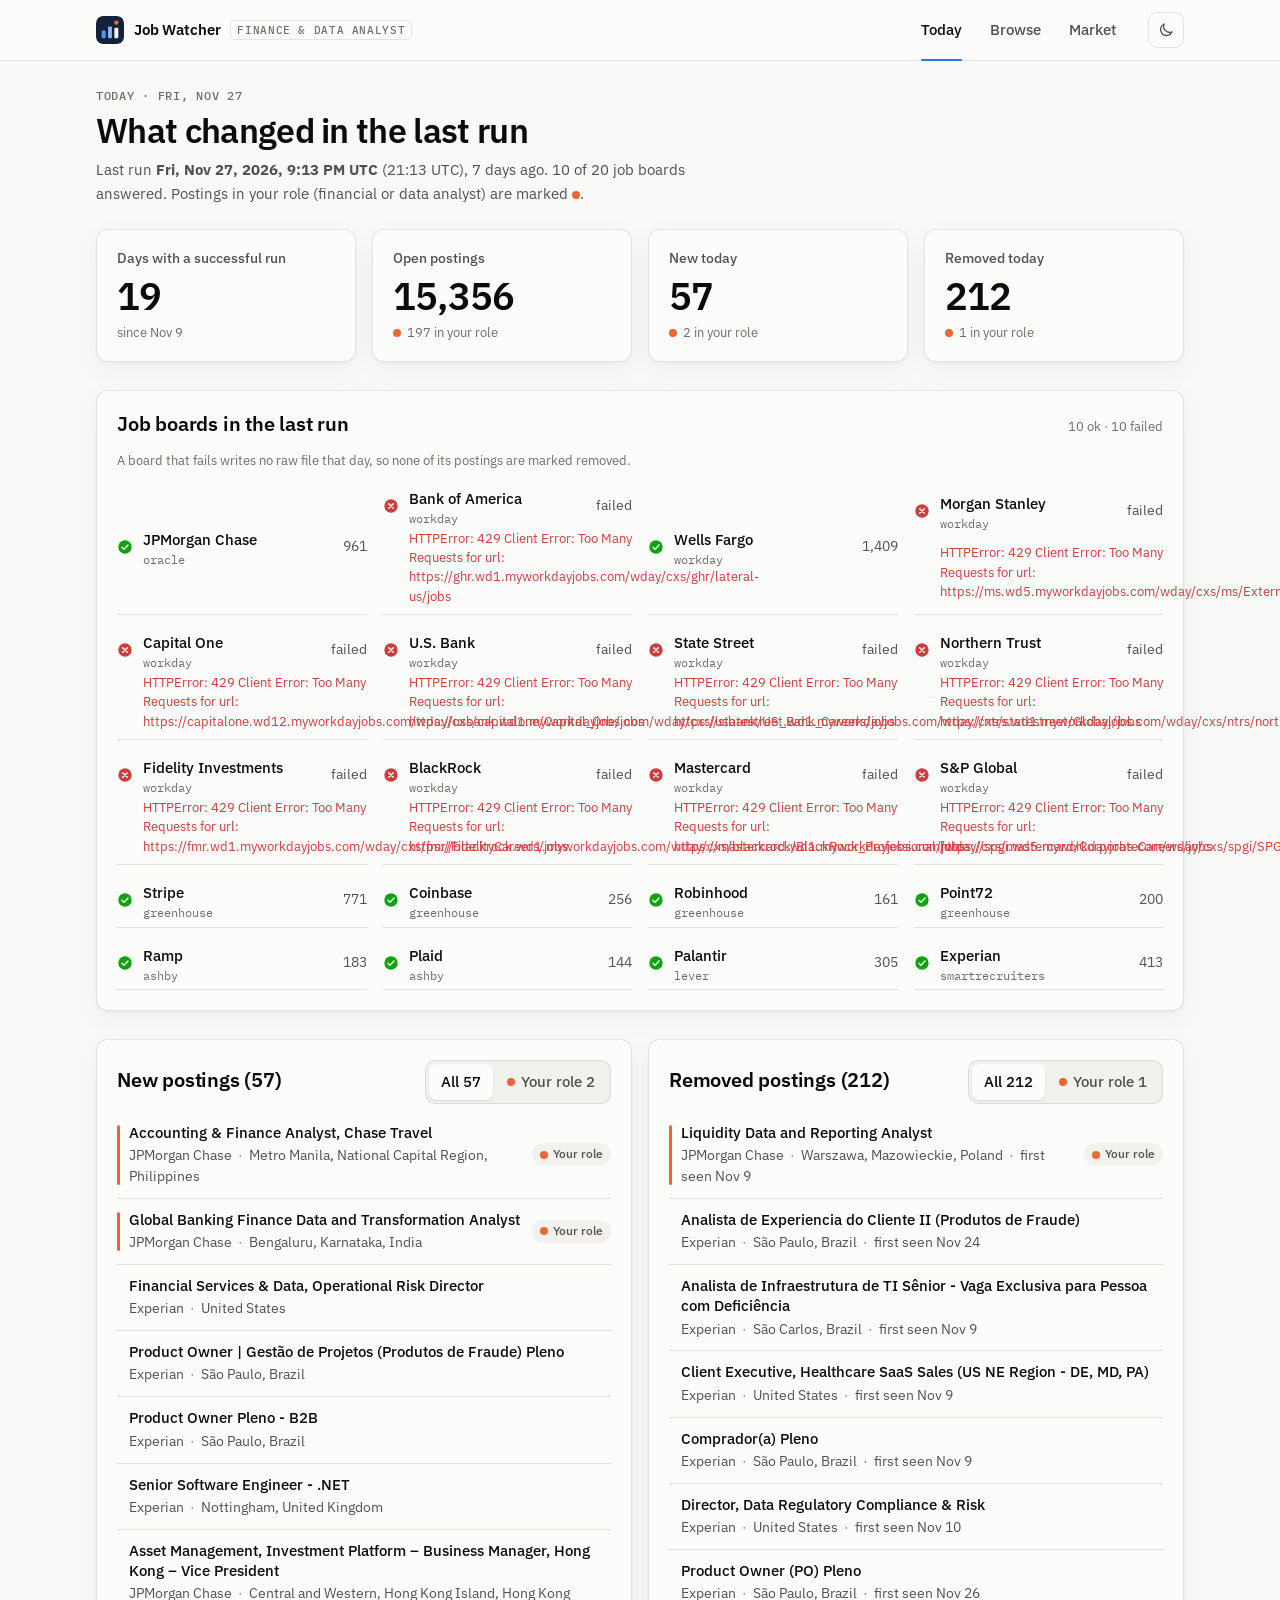
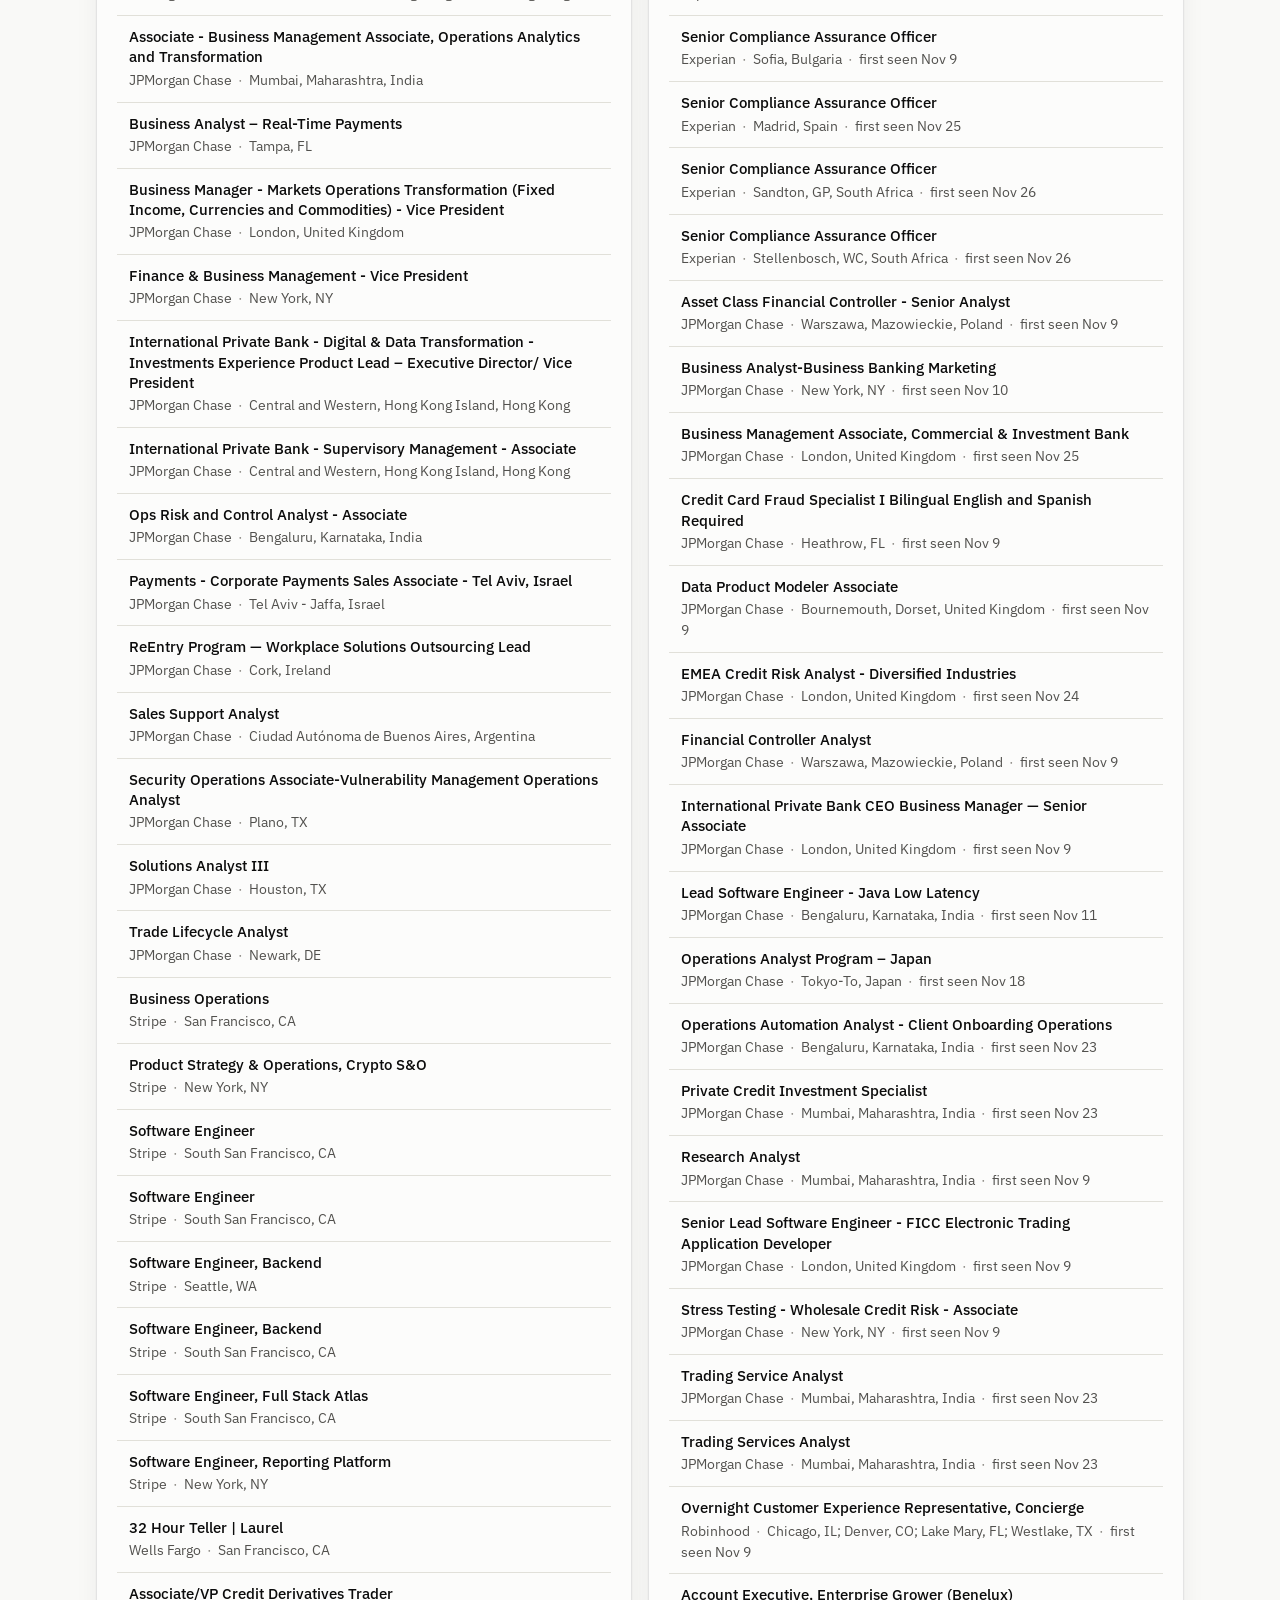
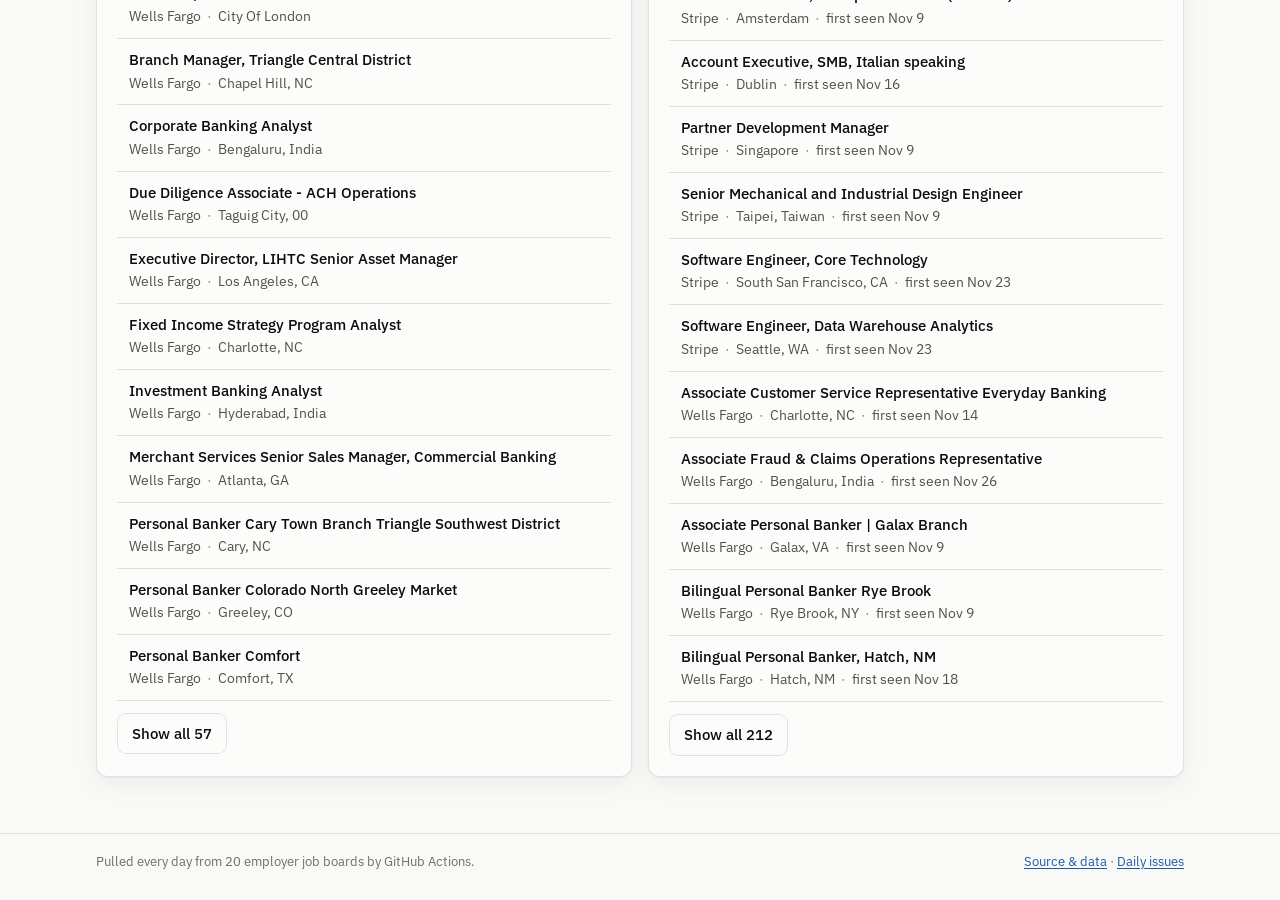
<file: index.html>
<!doctype html>
<html lang="en">
<head>
<meta charset="utf-8">
<meta name="viewport" content="width=device-width, initial-scale=1, viewport-fit=cover">
<title>Today · Job Watcher</title>
<meta name="description" content="What changed today across 20 employer job boards: new and removed financial and data analyst postings.">
<meta name="theme-color" content="#fcfcfb">
<link rel="manifest" href="manifest.webmanifest">
<link rel="icon" href="assets/icons/favicon.svg" type="image/svg+xml">
<link rel="apple-touch-icon" href="assets/icons/apple-touch-icon.png">
<meta name="mobile-web-app-capable" content="yes">
<meta name="apple-mobile-web-app-title" content="Job Watcher">
<link rel="preconnect" href="https://fonts.googleapis.com">
<link rel="preconnect" href="https://fonts.gstatic.com" crossorigin>
<link rel="stylesheet" href="https://fonts.googleapis.com/css2?family=IBM+Plex+Mono:wght@400;500&family=IBM+Plex+Sans:wght@400;500;600&display=swap">
<link rel="stylesheet" href="assets/css/site.css">
<script>try{var t=JSON.parse(localStorage.getItem("jw-theme"));if(t)document.documentElement.dataset.theme=t}catch(e){}</script>
<script type="module" src="assets/js/today.js"></script>
</head>
<body>
<header id="site-nav" class="nav"></header>
<main id="app">
  <p class="loading">Loading the latest data…</p>
  <noscript><p class="error-box">This site computes everything in the browser and needs JavaScript.</p></noscript>
</main>
<footer id="site-foot"></footer>
</body>
</html>
</file>
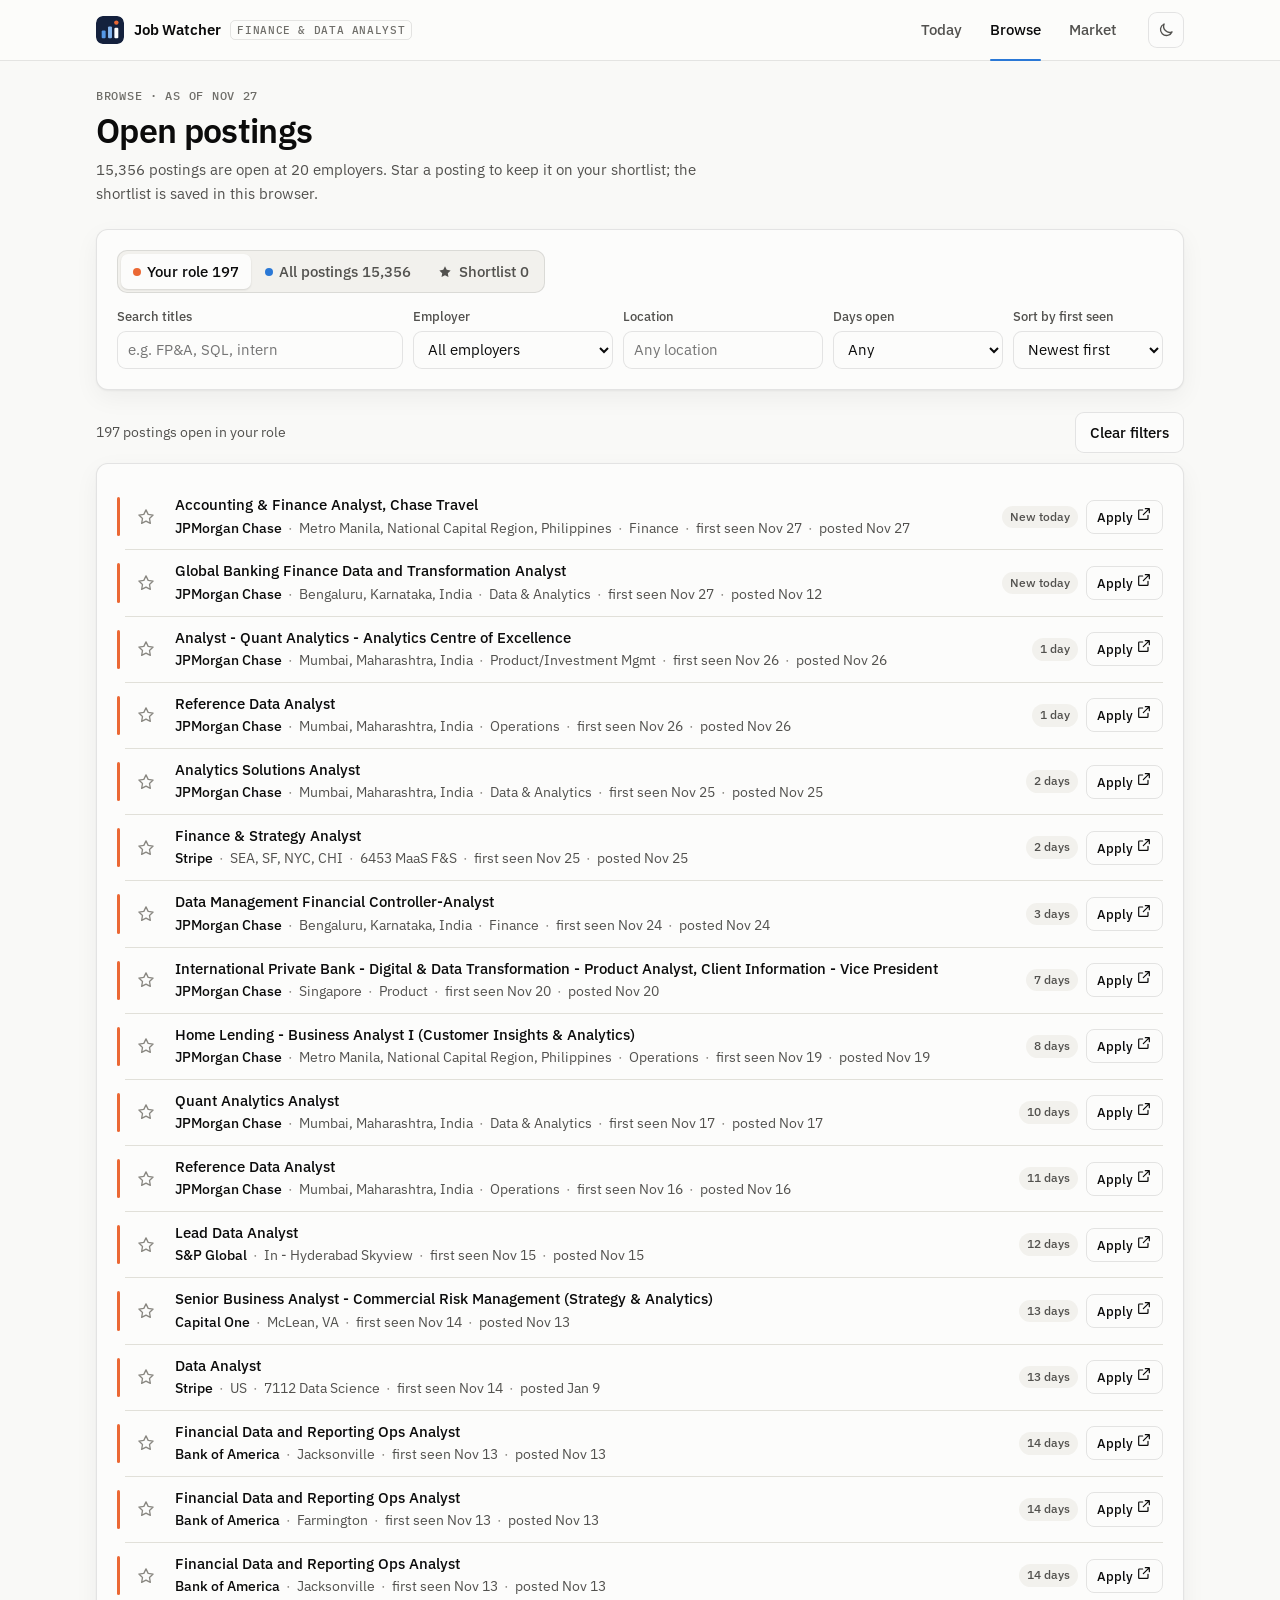
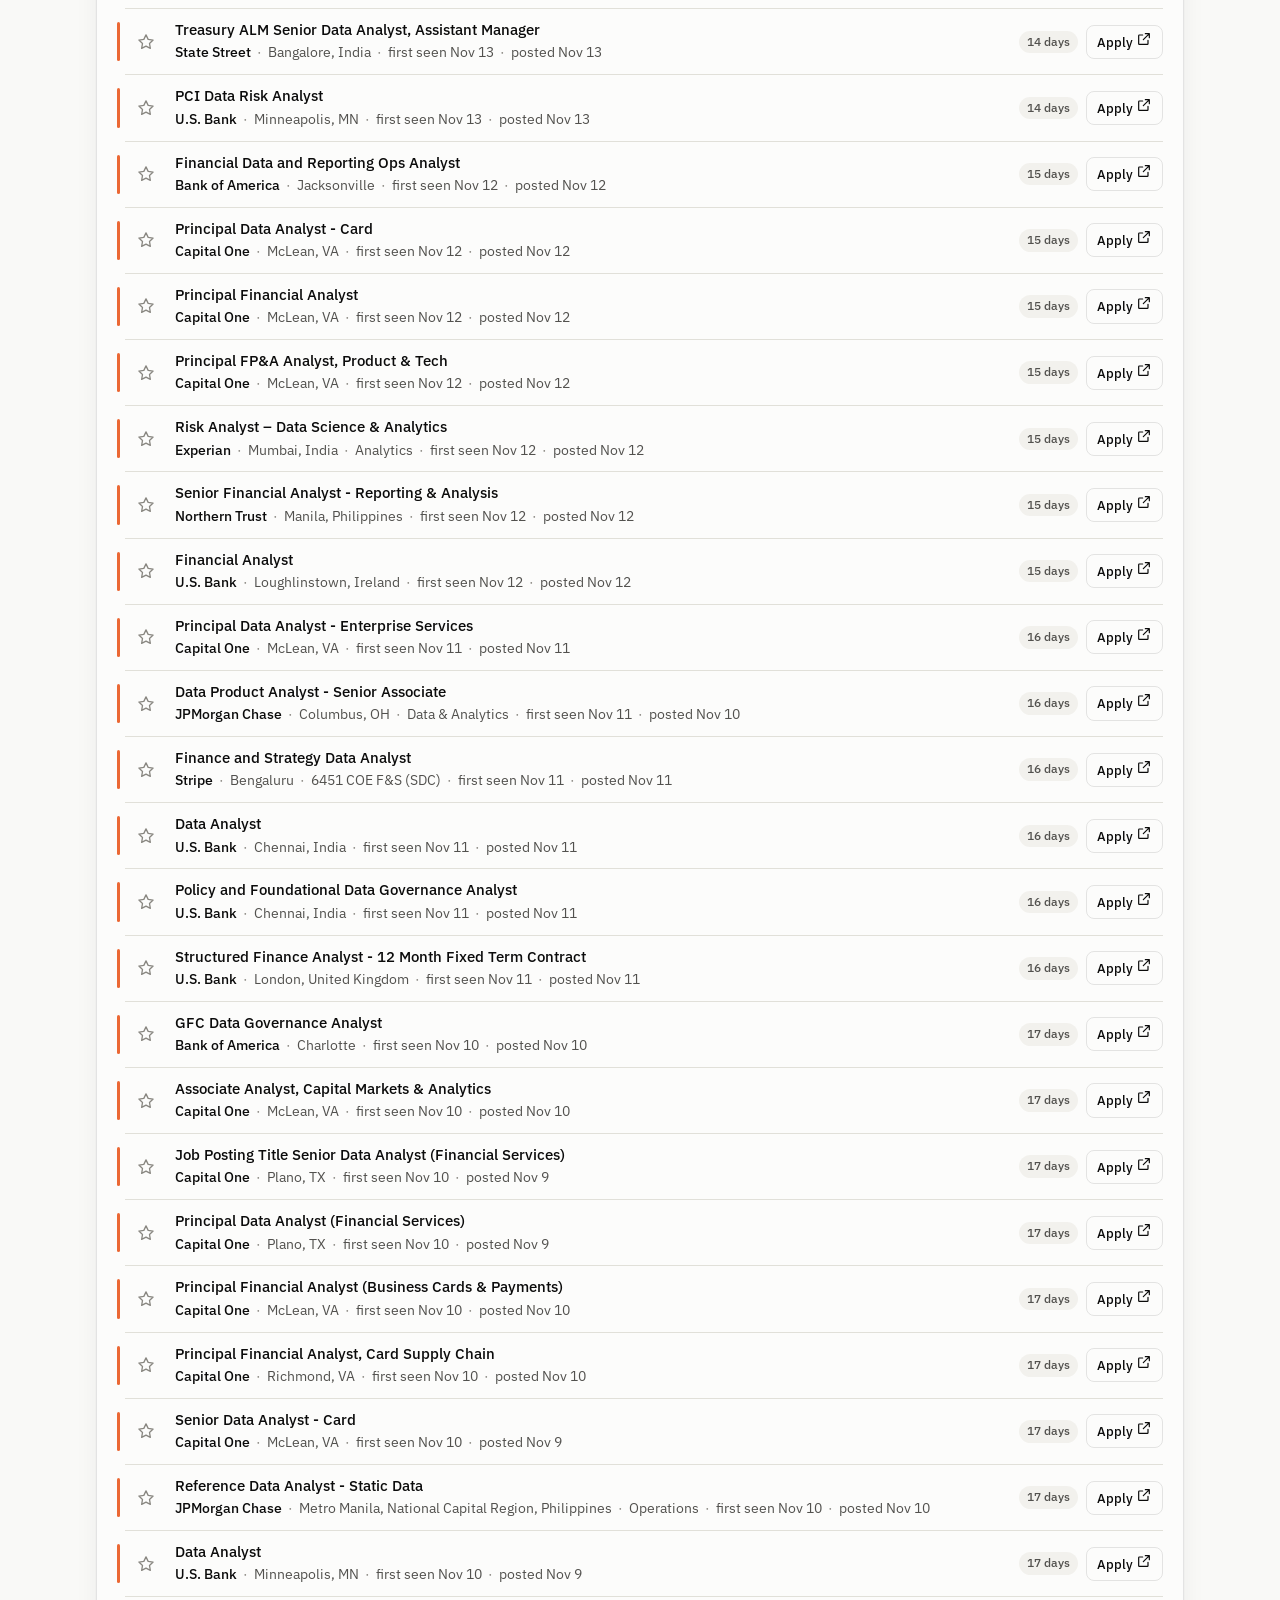
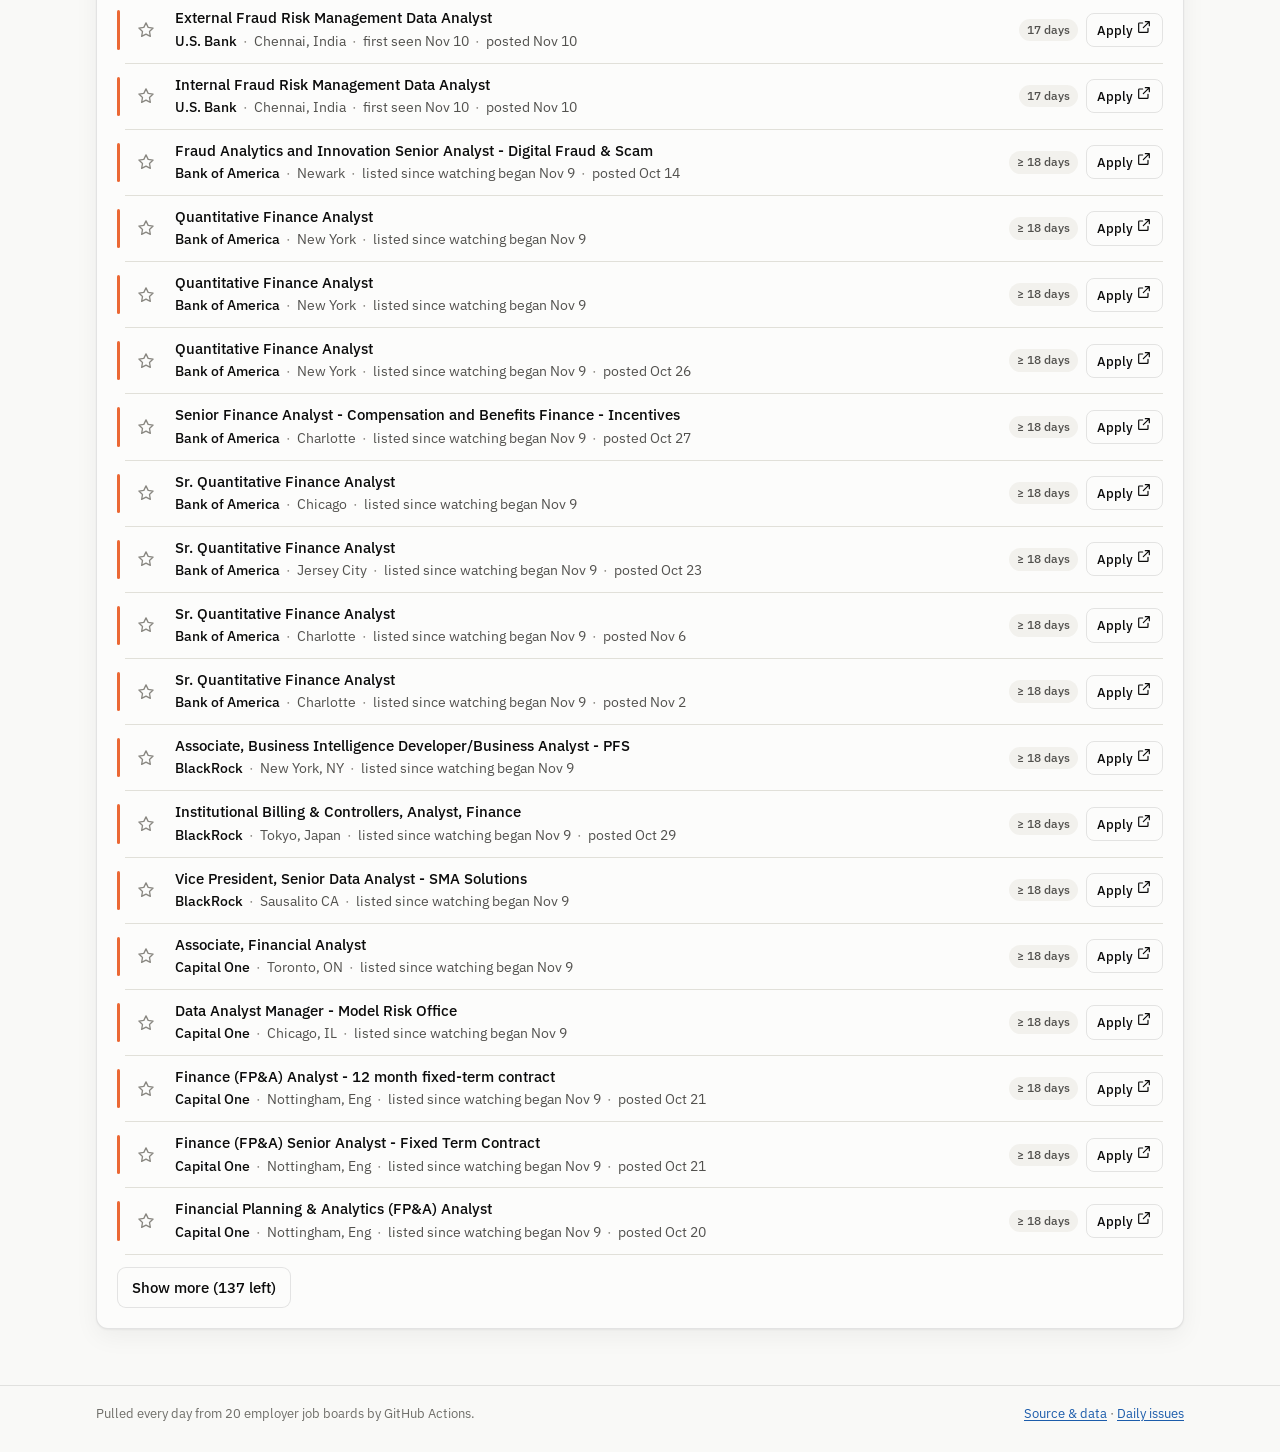
<file: browse.html>
<!doctype html>
<html lang="en">
<head>
<meta charset="utf-8">
<meta name="viewport" content="width=device-width, initial-scale=1, viewport-fit=cover">
<title>Browse · Job Watcher</title>
<meta name="description" content="Browse open postings from 20 employer job boards, filtered to financial and data analyst roles.">
<meta name="theme-color" content="#fcfcfb">
<link rel="manifest" href="manifest.webmanifest">
<link rel="icon" href="assets/icons/favicon.svg" type="image/svg+xml">
<link rel="apple-touch-icon" href="assets/icons/apple-touch-icon.png">
<meta name="mobile-web-app-capable" content="yes">
<meta name="apple-mobile-web-app-title" content="Job Watcher">
<link rel="preconnect" href="https://fonts.googleapis.com">
<link rel="preconnect" href="https://fonts.gstatic.com" crossorigin>
<link rel="stylesheet" href="https://fonts.googleapis.com/css2?family=IBM+Plex+Mono:wght@400;500&family=IBM+Plex+Sans:wght@400;500;600&display=swap">
<link rel="stylesheet" href="assets/css/site.css">
<script>try{var t=JSON.parse(localStorage.getItem("jw-theme"));if(t)document.documentElement.dataset.theme=t}catch(e){}</script>
<script type="module" src="assets/js/browse.js"></script>
</head>
<body>
<header id="site-nav" class="nav"></header>
<main id="app">
  <p class="loading">Loading the latest data…</p>
  <noscript><p class="error-box">This site computes everything in the browser and needs JavaScript.</p></noscript>
</main>
<footer id="site-foot"></footer>
</body>
</html>
</file>
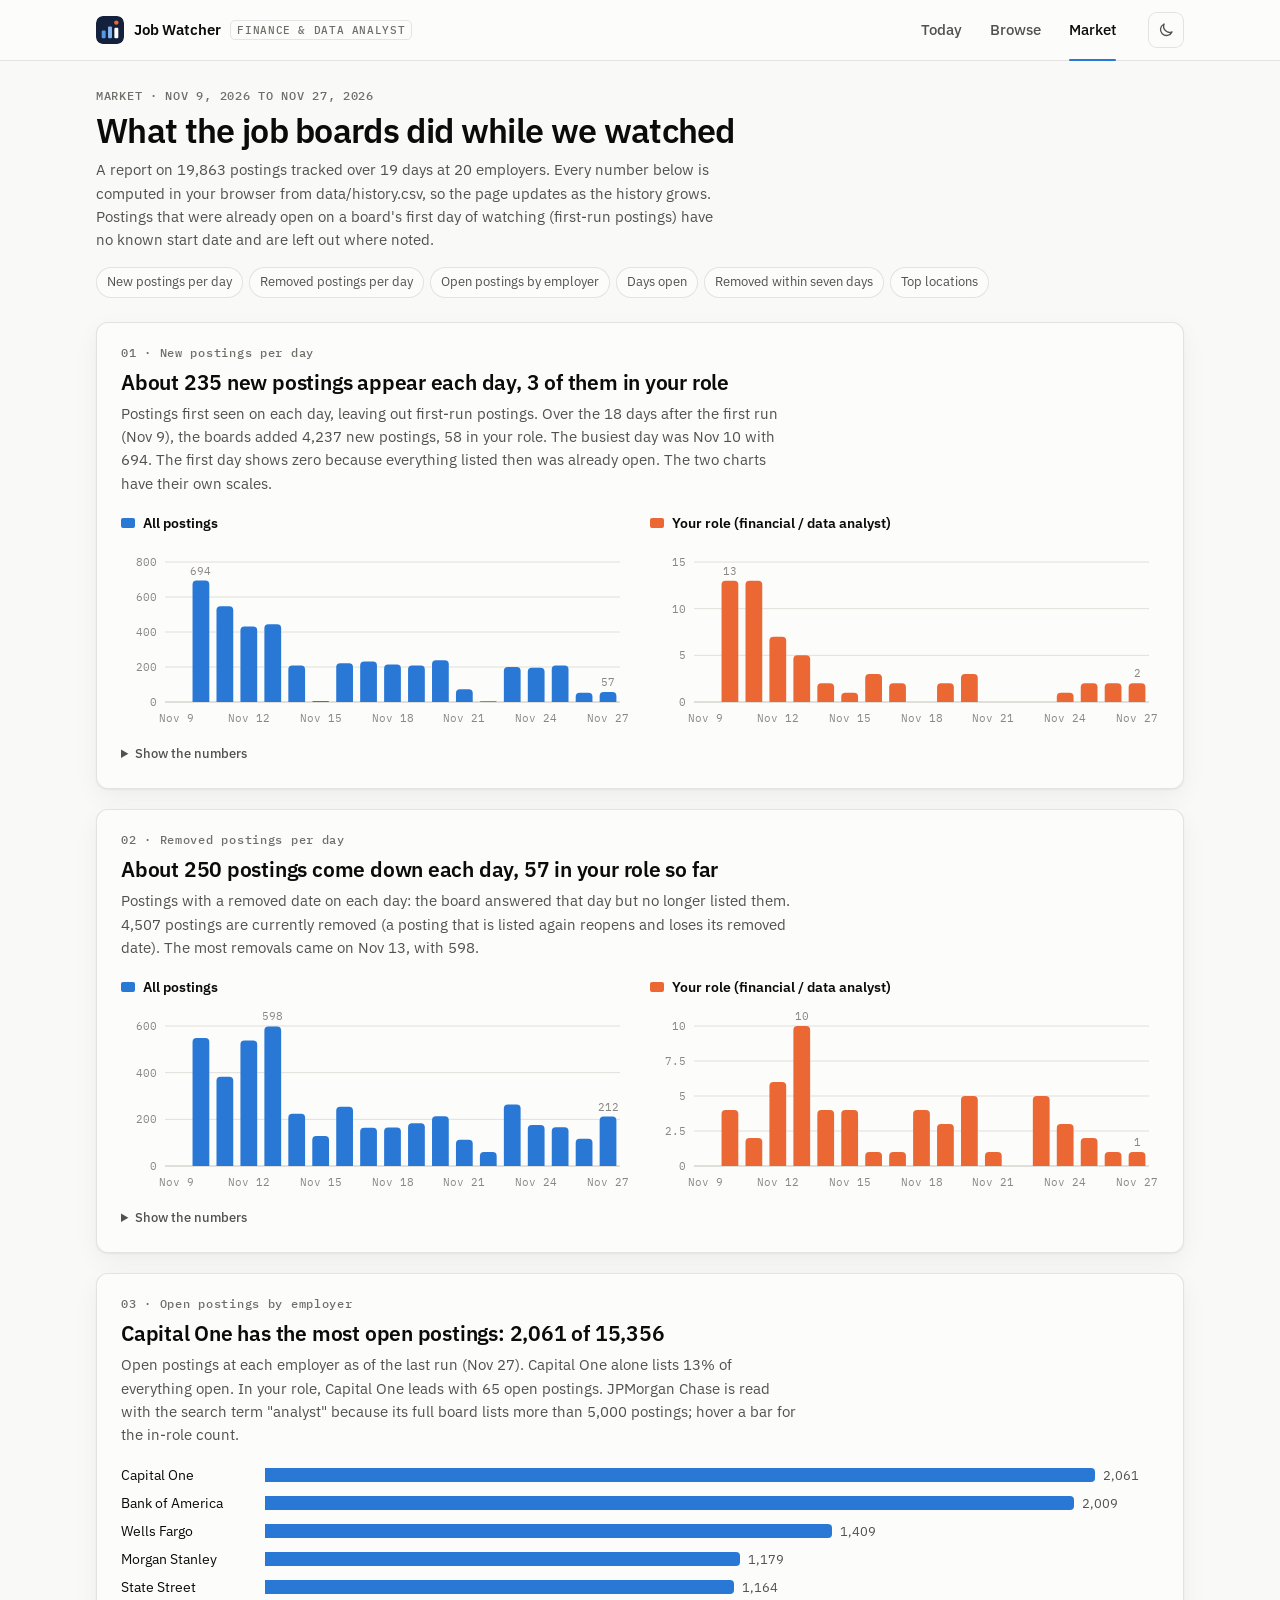
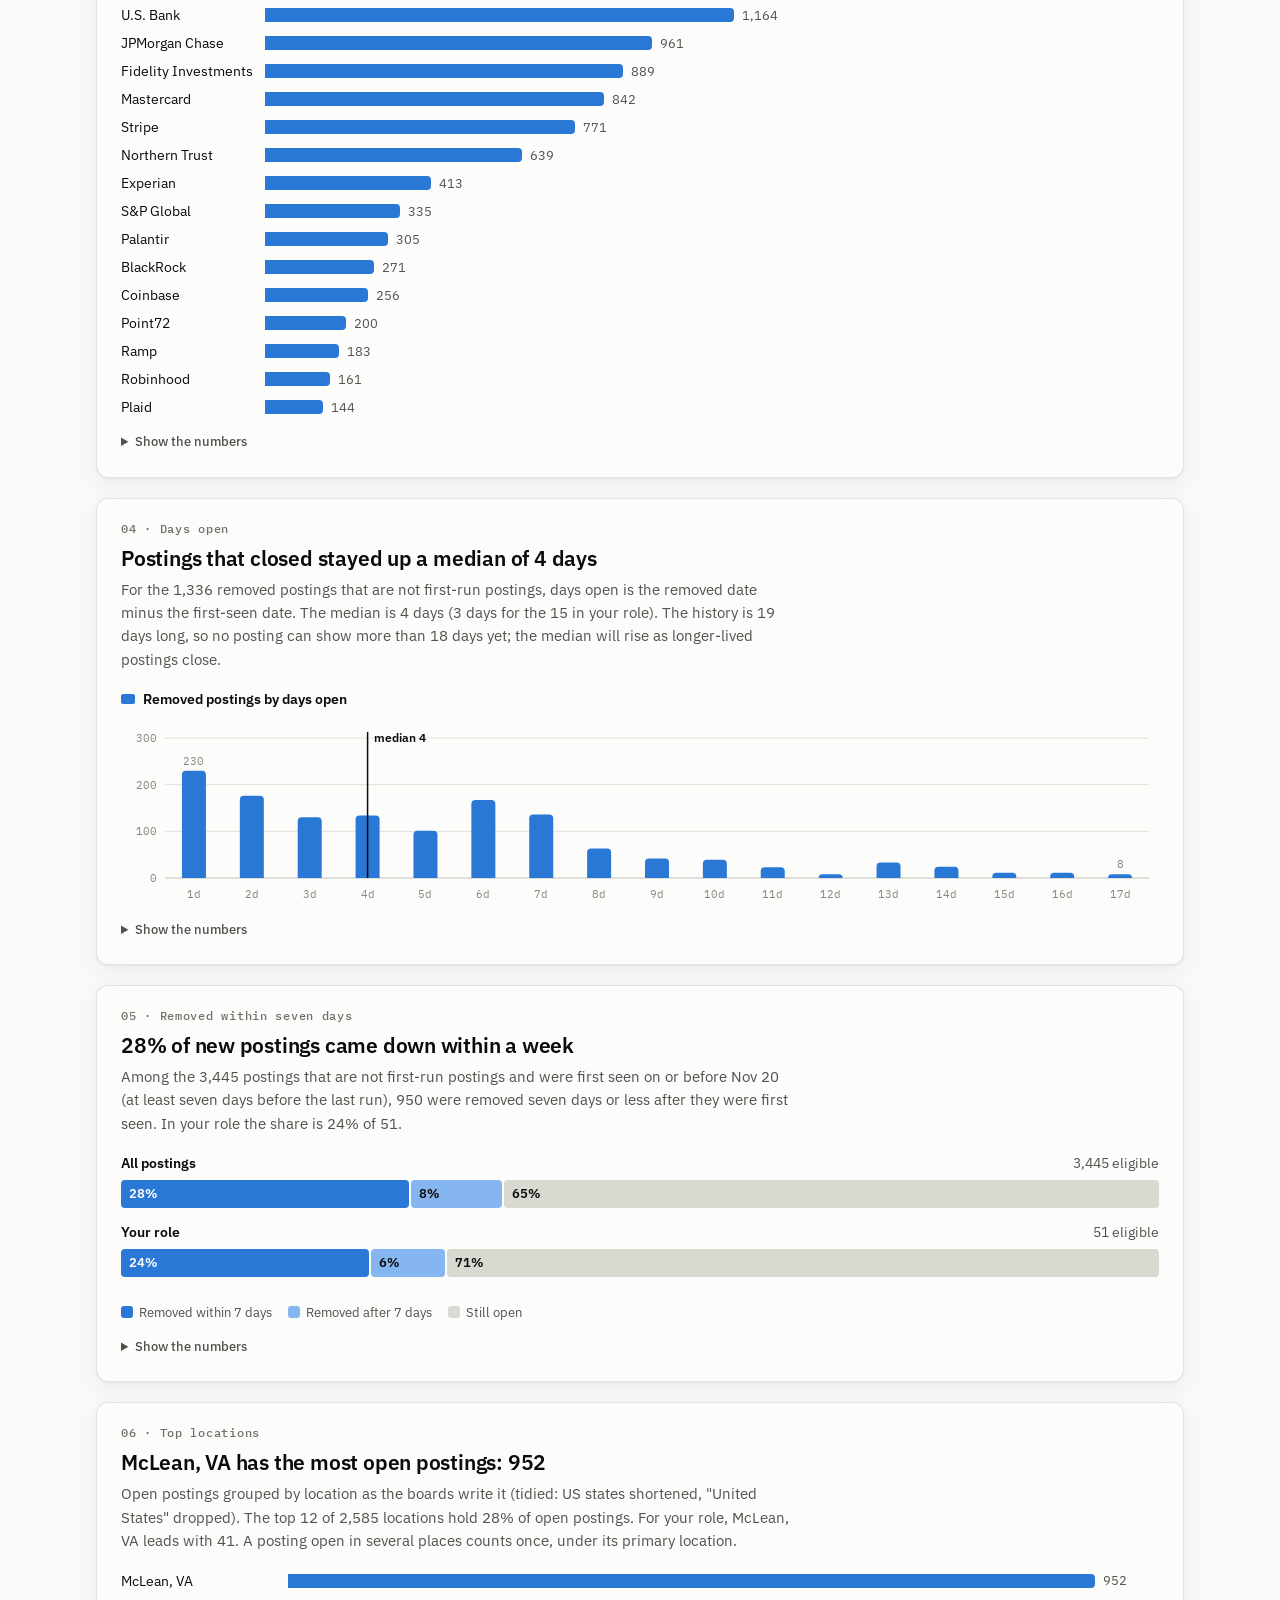
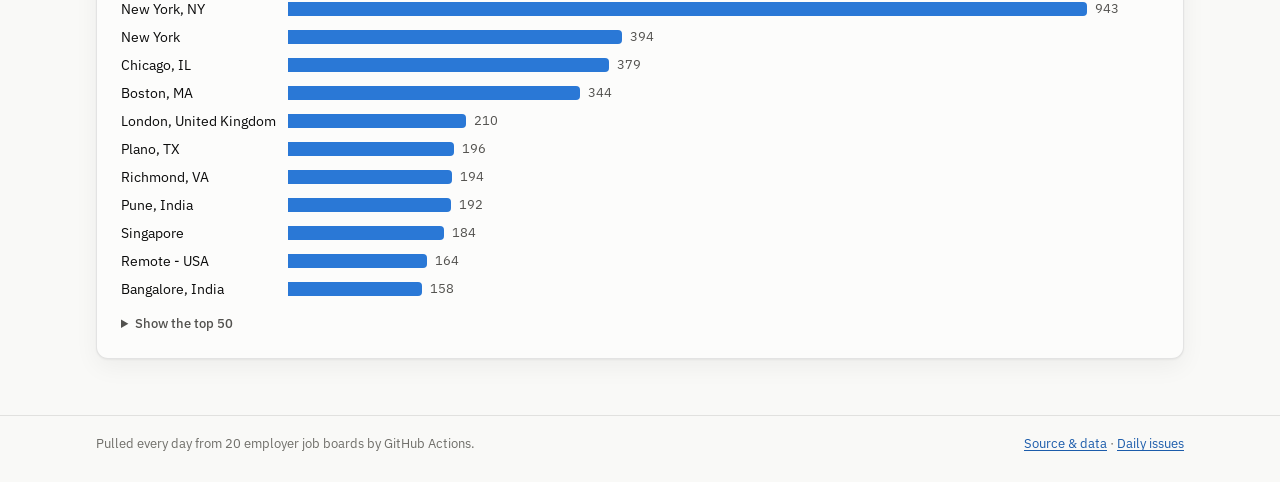
<file: market.html>
<!doctype html>
<html lang="en">
<head>
<meta charset="utf-8">
<meta name="viewport" content="width=device-width, initial-scale=1, viewport-fit=cover">
<title>Market · Job Watcher</title>
<meta name="description" content="A report on the job-posting history: new and removed postings per day, days open, employers and locations.">
<meta name="theme-color" content="#fcfcfb">
<link rel="manifest" href="manifest.webmanifest">
<link rel="icon" href="assets/icons/favicon.svg" type="image/svg+xml">
<link rel="apple-touch-icon" href="assets/icons/apple-touch-icon.png">
<meta name="mobile-web-app-capable" content="yes">
<meta name="apple-mobile-web-app-title" content="Job Watcher">
<link rel="preconnect" href="https://fonts.googleapis.com">
<link rel="preconnect" href="https://fonts.gstatic.com" crossorigin>
<link rel="stylesheet" href="https://fonts.googleapis.com/css2?family=IBM+Plex+Mono:wght@400;500&family=IBM+Plex+Sans:wght@400;500;600&display=swap">
<link rel="stylesheet" href="assets/css/site.css">
<script>try{var t=JSON.parse(localStorage.getItem("jw-theme"));if(t)document.documentElement.dataset.theme=t}catch(e){}</script>
<script type="module" src="assets/js/market.js"></script>
</head>
<body>
<header id="site-nav" class="nav"></header>
<main id="app">
  <p class="loading">Loading the latest data…</p>
  <noscript><p class="error-box">This site computes everything in the browser and needs JavaScript.</p></noscript>
</main>
<footer id="site-foot"></footer>
</body>
</html>
</file>
<file: assets/css/site.css>
/* Job Watcher — one stylesheet for all three pages.
   Colors are tokens; dark mode re-steps them (OS setting or the nav toggle). */

:root {
  color-scheme: light;
  --page: #f9f9f7;
  --surface: #fcfcfb;
  --surface-2: #f2f1ed;
  --ink: #0b0b0b;
  --ink-2: #52514e;
  --ink-3: #6f6e69;
  --muted: #898781;
  --grid: #e1e0d9;
  --axis: #c3c2b7;
  --border: rgba(11, 11, 11, 0.10);
  --link: #1c5cab;
  --all: #2a78d6;          /* series: all postings */
  --all-soft: #86b6ef;
  --all-wash: rgba(42, 120, 214, 0.10);
  --role: #eb6834;         /* series: your role */
  --role-wash: rgba(235, 104, 52, 0.10);
  --neutral-fill: #d9d8d1;
  --good: #0ca30c;
  --good-ink: #006300;
  --bad: #d03b3b;
  --star: #c98500;
  --shadow: 0 1px 2px rgba(11, 11, 11, 0.05), 0 8px 24px rgba(11, 11, 11, 0.05);
  --font: "IBM Plex Sans", system-ui, -apple-system, "Segoe UI", sans-serif;
  --mono: "IBM Plex Mono", ui-monospace, "SFMono-Regular", Consolas, monospace;
  --radius: 12px;
}

@media (prefers-color-scheme: dark) {
  :root:not([data-theme="light"]) {
    color-scheme: dark;
    --page: #0d0d0d;
    --surface: #1a1a19;
    --surface-2: #232321;
    --ink: #f0efec;
    --ink-2: #c3c2b7;
    --ink-3: #a3a29a;
    --muted: #898781;
    --grid: #2c2c2a;
    --axis: #383835;
    --border: rgba(255, 255, 255, 0.10);
    --link: #86b6ef;
    --all: #3987e5;
    --all-soft: #1c5cab;
    --all-wash: rgba(57, 135, 229, 0.14);
    --role: #d95926;
    --role-wash: rgba(217, 89, 38, 0.16);
    --neutral-fill: #42423f;
    --good-ink: #0ca30c;
    --star: #eda100;
    --shadow: none;
  }
}
:root[data-theme="dark"] {
  color-scheme: dark;
  --page: #0d0d0d;
  --surface: #1a1a19;
  --surface-2: #232321;
  --ink: #f0efec;
  --ink-2: #c3c2b7;
  --ink-3: #a3a29a;
  --muted: #898781;
  --grid: #2c2c2a;
  --axis: #383835;
  --border: rgba(255, 255, 255, 0.10);
  --link: #86b6ef;
  --all: #3987e5;
  --all-soft: #1c5cab;
  --all-wash: rgba(57, 135, 229, 0.14);
  --role: #d95926;
  --role-wash: rgba(217, 89, 38, 0.16);
  --neutral-fill: #42423f;
  --good-ink: #0ca30c;
  --star: #eda100;
  --shadow: none;
}

*, *::before, *::after { box-sizing: border-box; }
html { -webkit-text-size-adjust: 100%; }
body {
  margin: 0;
  background: var(--page);
  color: var(--ink);
  font: 400 15px/1.55 var(--font);
  min-height: 100vh;
  display: flex;
  flex-direction: column;
}
a { color: var(--link); text-underline-offset: 2px; }
a:hover { text-decoration-thickness: 2px; }
button, input, select { font: inherit; color: inherit; }
:focus-visible { outline: 2px solid var(--all); outline-offset: 2px; border-radius: 4px; }
.mono { font-family: var(--mono); font-feature-settings: "zero" 0; }
.num { font-variant-numeric: tabular-nums; }
.visually-hidden {
  position: absolute !important; width: 1px; height: 1px; overflow: hidden;
  clip: rect(0 0 0 0); white-space: nowrap;
}

/* ---------------------------------------------------------------- nav bar */
.nav {
  position: sticky; top: 0; z-index: 20;
  background: color-mix(in srgb, var(--surface) 88%, transparent);
  backdrop-filter: saturate(1.4) blur(10px);
  -webkit-backdrop-filter: saturate(1.4) blur(10px);
  border-bottom: 1px solid var(--border);
}
.nav-inner {
  max-width: 1120px; margin: 0 auto; padding: 0 16px;
  display: flex; align-items: center; gap: 20px; height: 60px;
}
.brand {
  display: flex; align-items: center; gap: 10px;
  color: var(--ink); text-decoration: none; font-weight: 600; letter-spacing: -0.01em;
  white-space: nowrap;
}
.brand img { width: 28px; height: 28px; border-radius: 7px; display: block; }
.brand small {
  font: 500 10.5px/1 var(--mono); letter-spacing: 0.06em; text-transform: uppercase;
  color: var(--ink-3); border: 1px solid var(--border); padding: 4px 6px; border-radius: 5px;
}
.nav-links { display: flex; gap: 4px; margin-left: auto; }
.nav-links a {
  color: var(--ink-2); text-decoration: none; font-weight: 500;
  padding: 8px 12px; border-radius: 8px; position: relative;
}
.nav-links a:hover { background: var(--surface-2); color: var(--ink); }
.nav-links a[aria-current="page"] { color: var(--ink); }
.nav-links a[aria-current="page"]::after {
  content: ""; position: absolute; left: 12px; right: 12px; bottom: -11px;
  height: 2px; background: var(--all); border-radius: 2px;
}
.nav-tools { display: flex; gap: 6px; }
.icon-btn {
  display: inline-grid; place-items: center; width: 36px; height: 36px;
  border: 1px solid var(--border); border-radius: 9px; background: var(--surface);
  cursor: pointer; color: var(--ink-2);
}
.icon-btn:hover { color: var(--ink); background: var(--surface-2); }
.icon-btn svg { width: 18px; height: 18px; }
.install-btn {
  border: 1px solid var(--border); background: var(--ink); color: var(--page);
  border-radius: 9px; padding: 0 12px; height: 36px; font-weight: 500; cursor: pointer;
}
.install-btn[hidden] { display: none; }
.offline-banner {
  background: var(--surface-2); border-bottom: 1px solid var(--border);
  color: var(--ink-2); font-size: 13px; text-align: center; padding: 6px 16px;
}
.offline-banner[hidden] { display: none; }

/* ---------------------------------------------------------------- layout */
main { flex: 1; width: 100%; max-width: 1120px; margin: 0 auto; padding: 28px 16px 56px; }
.page-head { margin-bottom: 24px; }
.eyebrow {
  font: 500 12px/1.2 var(--mono); letter-spacing: 0.06em; text-transform: uppercase;
  color: var(--ink-3); margin: 0 0 8px;
}
h1 { font-size: clamp(26px, 4vw, 34px); line-height: 1.15; letter-spacing: -0.02em; margin: 0; font-weight: 600; }
h2 { font-size: 20px; line-height: 1.3; letter-spacing: -0.01em; margin: 0 0 6px; font-weight: 600; }
h3 { font-size: 15px; margin: 0; font-weight: 600; }
.lede { color: var(--ink-2); margin: 8px 0 0; max-width: 70ch; }
.card {
  background: var(--surface); border: 1px solid var(--border); border-radius: var(--radius);
  box-shadow: var(--shadow); padding: 20px;
}
.grid { display: grid; gap: 16px; }
.section-gap { margin-top: 28px; }
.muted { color: var(--ink-3); }
.small { font-size: 13px; }
footer {
  border-top: 1px solid var(--border); color: var(--ink-3); font-size: 13px;
}
footer .inner {
  max-width: 1120px; margin: 0 auto; padding: 18px 16px 28px;
  display: flex; flex-wrap: wrap; gap: 6px 18px; justify-content: space-between;
}
.loading { color: var(--ink-3); padding: 40px 0; text-align: center; }
.error-box {
  border: 1px solid var(--bad); border-radius: var(--radius); padding: 16px; color: var(--ink);
  background: var(--surface);
}

/* ---------------------------------------------------------------- stat tiles */
.tiles { display: grid; grid-template-columns: repeat(4, minmax(0, 1fr)); gap: 16px; }
.tile { padding: 18px 20px; }
.tile .label { color: var(--ink-2); font-size: 13.5px; font-weight: 500; }
.tile .value { font-size: 38px; font-weight: 600; letter-spacing: -0.02em; line-height: 1.1; margin-top: 6px; }
.tile .sub { color: var(--ink-3); font-size: 13px; margin-top: 6px; display: flex; align-items: center; gap: 6px; }
.dot { width: 8px; height: 8px; border-radius: 50%; display: inline-block; flex: none; }
.dot.role { background: var(--role); }
.dot.all { background: var(--all); }

/* ---------------------------------------------------------------- sources */
.sources { display: grid; grid-template-columns: repeat(auto-fill, minmax(240px, 1fr)); gap: 8px 16px; }
.source {
  display: grid; grid-template-columns: 18px 1fr auto; align-items: center; gap: 8px;
  padding: 8px 0; border-bottom: 1px solid var(--grid); min-width: 0;
}
.source .name { font-weight: 500; white-space: nowrap; overflow: hidden; text-overflow: ellipsis; }
.source .ats { font: 400 11.5px/1 var(--mono); color: var(--ink-3); display: block; margin-top: 3px; }
.source .count { font-variant-numeric: tabular-nums; color: var(--ink-2); font-size: 14px; }
.state-icon { width: 16px; height: 16px; }
.state-icon.ok { color: var(--good); }
.state-icon.fail { color: var(--bad); }
.source .err { grid-column: 2 / -1; color: var(--bad); font-size: 12.5px; margin-top: -4px; }

/* ---------------------------------------------------------------- posting lists */
.two-col { display: grid; grid-template-columns: repeat(2, minmax(0, 1fr)); gap: 16px; }
.list-head { display: flex; align-items: baseline; justify-content: space-between; gap: 12px; flex-wrap: wrap; margin-bottom: 8px; }
.postings { list-style: none; margin: 0; padding: 0; }
.posting {
  display: grid; grid-template-columns: 1fr auto; gap: 2px 12px; padding: 11px 0 11px 12px;
  border-bottom: 1px solid var(--grid); position: relative;
}
.posting::before {
  content: ""; position: absolute; left: 0; top: 13px; bottom: 13px; width: 3px; border-radius: 2px;
  background: transparent;
}
.posting.in-role::before { background: var(--role); }
.posting .title { font-weight: 500; line-height: 1.35; min-width: 0; overflow-wrap: anywhere; }
.posting .title a { color: var(--ink); text-decoration: none; }
.posting .title a:hover { color: var(--link); text-decoration: underline; }
.posting .meta { grid-column: 1; color: var(--ink-2); font-size: 13.5px; overflow-wrap: anywhere; }
.posting .meta .sep { color: var(--muted); margin: 0 6px; }
.posting .side { grid-column: 2; grid-row: 1 / span 2; display: flex; align-items: center; gap: 8px; }
.chip {
  display: inline-flex; align-items: center; gap: 5px; font-size: 12px; font-weight: 500;
  color: var(--ink-2); background: var(--surface-2); border-radius: 999px; padding: 2px 8px;
  white-space: nowrap;
}
.chip.removed { color: var(--ink-3); }
.empty { color: var(--ink-3); padding: 18px 0; }
.more-btn {
  margin-top: 12px; border: 1px solid var(--border); background: var(--surface); border-radius: 9px;
  padding: 8px 14px; cursor: pointer; font-weight: 500;
}
.more-btn:hover { background: var(--surface-2); }

/* ---------------------------------------------------------------- controls */
.controls { display: flex; flex-wrap: wrap; gap: 10px; align-items: end; }
.field { display: flex; flex-direction: column; gap: 4px; min-width: 0; }
.field label, .field .label { font-size: 12.5px; font-weight: 500; color: var(--ink-2); }
.field input, .field select {
  height: 38px; border: 1px solid var(--border); border-radius: 9px; background: var(--surface);
  padding: 0 10px; min-width: 0;
}
.field input[type="search"] { width: 100%; }
.field.grow { flex: 1 1 220px; }
.field.w-emp { flex: 0 1 200px; }
.field.w-loc { flex: 0 1 200px; }
.field.w-days { flex: 0 1 170px; }
.field.w-sort { flex: 0 1 150px; }
.segmented {
  display: inline-flex; flex-wrap: wrap; border: 1px solid var(--border); border-radius: 10px; padding: 3px;
  background: var(--surface-2); gap: 2px; max-width: 100%;
}
.segmented button {
  border: 0; background: transparent; border-radius: 7px; padding: 6px 12px; cursor: pointer;
  font-weight: 500; color: var(--ink-2); display: inline-flex; align-items: center; gap: 6px;
  white-space: nowrap;
}
.segmented button[aria-pressed="true"] { background: var(--surface); color: var(--ink); box-shadow: 0 1px 2px rgba(0,0,0,.12); }
.toolbar { display: flex; flex-wrap: wrap; align-items: center; justify-content: space-between; gap: 10px; margin: 18px 0 6px; }
.result-count { color: var(--ink-2); font-size: 14px; }
.star-btn {
  border: 0; background: transparent; cursor: pointer; width: 34px; height: 34px; border-radius: 8px;
  display: inline-grid; place-items: center; color: var(--muted);
}
.star-btn:hover { background: var(--surface-2); color: var(--star); }
.star-btn[aria-pressed="true"] { color: var(--star); }
.star-btn svg { width: 20px; height: 20px; }
.apply {
  font-size: 13px; font-weight: 500; text-decoration: none; border: 1px solid var(--border);
  border-radius: 8px; padding: 5px 10px; white-space: nowrap; color: var(--ink);
}
.apply:hover { background: var(--surface-2); }
.browse .posting { grid-template-columns: auto 1fr auto; padding-left: 4px; }
.browse .posting::before { left: -8px; }
.browse .posting .star-cell { grid-row: 1 / span 2; grid-column: 1; align-self: center; }
.browse .posting .title, .browse .posting .meta { grid-column: 2; }
.browse .posting .side { grid-column: 3; }
.browse .postings { margin-left: 8px; }

/* ---------------------------------------------------------------- market report */
.report-section { padding: 24px; }
.report-section + .report-section { margin-top: 20px; }
.report-section .finding { font-size: 21px; }
.report-section p.explain { color: var(--ink-2); margin: 6px 0 18px; max-width: 75ch; }
.sec-num { font: 500 12px/1 var(--mono); color: var(--ink-3); letter-spacing: 0.06em; margin-bottom: 10px; display: block; }
.multiples { display: grid; grid-template-columns: repeat(2, minmax(0, 1fr)); gap: 20px; }
.chart-title { display: flex; align-items: center; gap: 8px; font-size: 13.5px; font-weight: 600; color: var(--ink); margin-bottom: 6px; }
.chart-title .key { width: 14px; height: 10px; border-radius: 2px; display: inline-block; }
.chart { position: relative; width: 100%; }
.chart svg { display: block; overflow: visible; }
.chart .gridline { stroke: var(--grid); stroke-width: 1; }
.chart .baseline { stroke: var(--axis); stroke-width: 1; }
.chart .tick { fill: var(--muted); font: 11px var(--mono); }
.chart .bar-hit { fill: transparent; cursor: default; }
.chart .bar-hit:hover + .bar, .chart .bar.hover { filter: brightness(1.12); }
.chart .refline { stroke: var(--ink); stroke-width: 1.5; }
.chart .reflabel { fill: var(--ink); font: 600 12px var(--font); }
.chart-empty {
  border: 1px dashed var(--axis); border-radius: 10px; color: var(--ink-3); font-size: 14px;
  padding: 28px 16px; text-align: center;
}
.hbars { display: grid; grid-template-columns: minmax(90px, max-content) 1fr; gap: 6px 12px; align-items: center; }
.hbars .lbl { font-size: 13.5px; color: var(--ink); white-space: nowrap; overflow: hidden; text-overflow: ellipsis; max-width: 260px; }
.hbars .track { display: flex; align-items: center; gap: 8px; min-width: 0; height: 22px; }
.hbars .fill { height: 14px; border-radius: 0 4px 4px 0; min-width: 2px; }
.hbars .val { font-size: 12.5px; color: var(--ink-2); font-variant-numeric: tabular-nums; white-space: nowrap; }
.hbars .row-hit { display: contents; }
.seg-rows { display: grid; gap: 14px; }
.seg-row .seg-label { font-size: 13.5px; font-weight: 600; margin-bottom: 6px; display: flex; justify-content: space-between; gap: 12px; }
.seg-row .seg-label span { font-weight: 400; color: var(--ink-2); }
.segbar { display: flex; gap: 2px; height: 28px; }
.segbar .part {
  border-radius: 4px; display: flex; align-items: center; padding: 0 8px; min-width: 0;
  font-size: 12.5px; font-weight: 600; white-space: nowrap; overflow: hidden;
}
.legend { display: flex; flex-wrap: wrap; gap: 6px 16px; margin-top: 12px; font-size: 13px; color: var(--ink-2); }
.legend .key { width: 12px; height: 12px; border-radius: 3px; display: inline-block; margin-right: 6px; vertical-align: -1px; }
details.table-view { margin-top: 14px; }
details.table-view summary { cursor: pointer; color: var(--ink-2); font-size: 13px; font-weight: 500; }
details.table-view .scroll { max-height: 320px; overflow: auto; margin-top: 8px; border: 1px solid var(--border); border-radius: 8px; }
table { border-collapse: collapse; width: 100%; font-size: 13px; }
th, td { text-align: left; padding: 6px 10px; border-bottom: 1px solid var(--grid); }
th { position: sticky; top: 0; background: var(--surface-2); font-weight: 600; }
td.n, th.n { text-align: right; font-variant-numeric: tabular-nums; }
.tooltip {
  position: fixed; z-index: 50; pointer-events: none; background: var(--surface); color: var(--ink);
  border: 1px solid var(--border); border-radius: 8px; box-shadow: 0 6px 24px rgba(0,0,0,.18);
  padding: 8px 10px; font-size: 12.5px; min-width: 120px; max-width: 260px;
}
.tooltip[hidden] { display: none; }
.tooltip .tt-head { color: var(--ink-2); margin-bottom: 4px; }
.tooltip .tt-row { display: flex; align-items: center; gap: 8px; }
.tooltip .tt-row strong { font-size: 14px; font-variant-numeric: tabular-nums; }
.tooltip .tt-key { width: 12px; height: 2px; border-radius: 1px; display: inline-block; }
.toc { display: flex; flex-wrap: wrap; gap: 6px; margin-top: 16px; }
.toc a {
  font-size: 13px; text-decoration: none; color: var(--ink-2); border: 1px solid var(--border);
  border-radius: 999px; padding: 4px 10px; background: var(--surface);
}
.toc a:hover { color: var(--ink); background: var(--surface-2); }

/* ---------------------------------------------------------------- responsive */
@media (max-width: 860px) {
  .tiles { grid-template-columns: repeat(2, minmax(0, 1fr)); }
  .two-col, .multiples { grid-template-columns: 1fr; }
}
@media (max-width: 640px) {
  .brand small { display: none; }
  .nav-inner { gap: 8px; }
  .nav-links a { padding: 8px 8px; }
  .tile .value { font-size: 30px; }
  .report-section { padding: 18px 16px; }
  .card { padding: 16px; }
  .field.w-emp, .field.w-loc, .field.w-days, .field.w-sort { flex: 1 1 calc(50% - 10px); }
  .install-btn { display: none; }
  .hbars .lbl { max-width: 130px; }
  .browse .posting { grid-template-columns: auto 1fr; }
  .browse .posting .star-cell { grid-row: 1 / span 3; align-self: start; }
  .browse .posting .side { grid-column: 2; grid-row: auto; margin-top: 6px; }
}
@media (max-width: 420px) {
  .brand span { display: none; }
}
@media (prefers-reduced-motion: no-preference) {
  .posting, .tile { animation: rise 0.25s ease-out both; }
  @keyframes rise { from { opacity: 0; transform: translateY(3px); } to { opacity: 1; transform: none; } }
}
</file>
